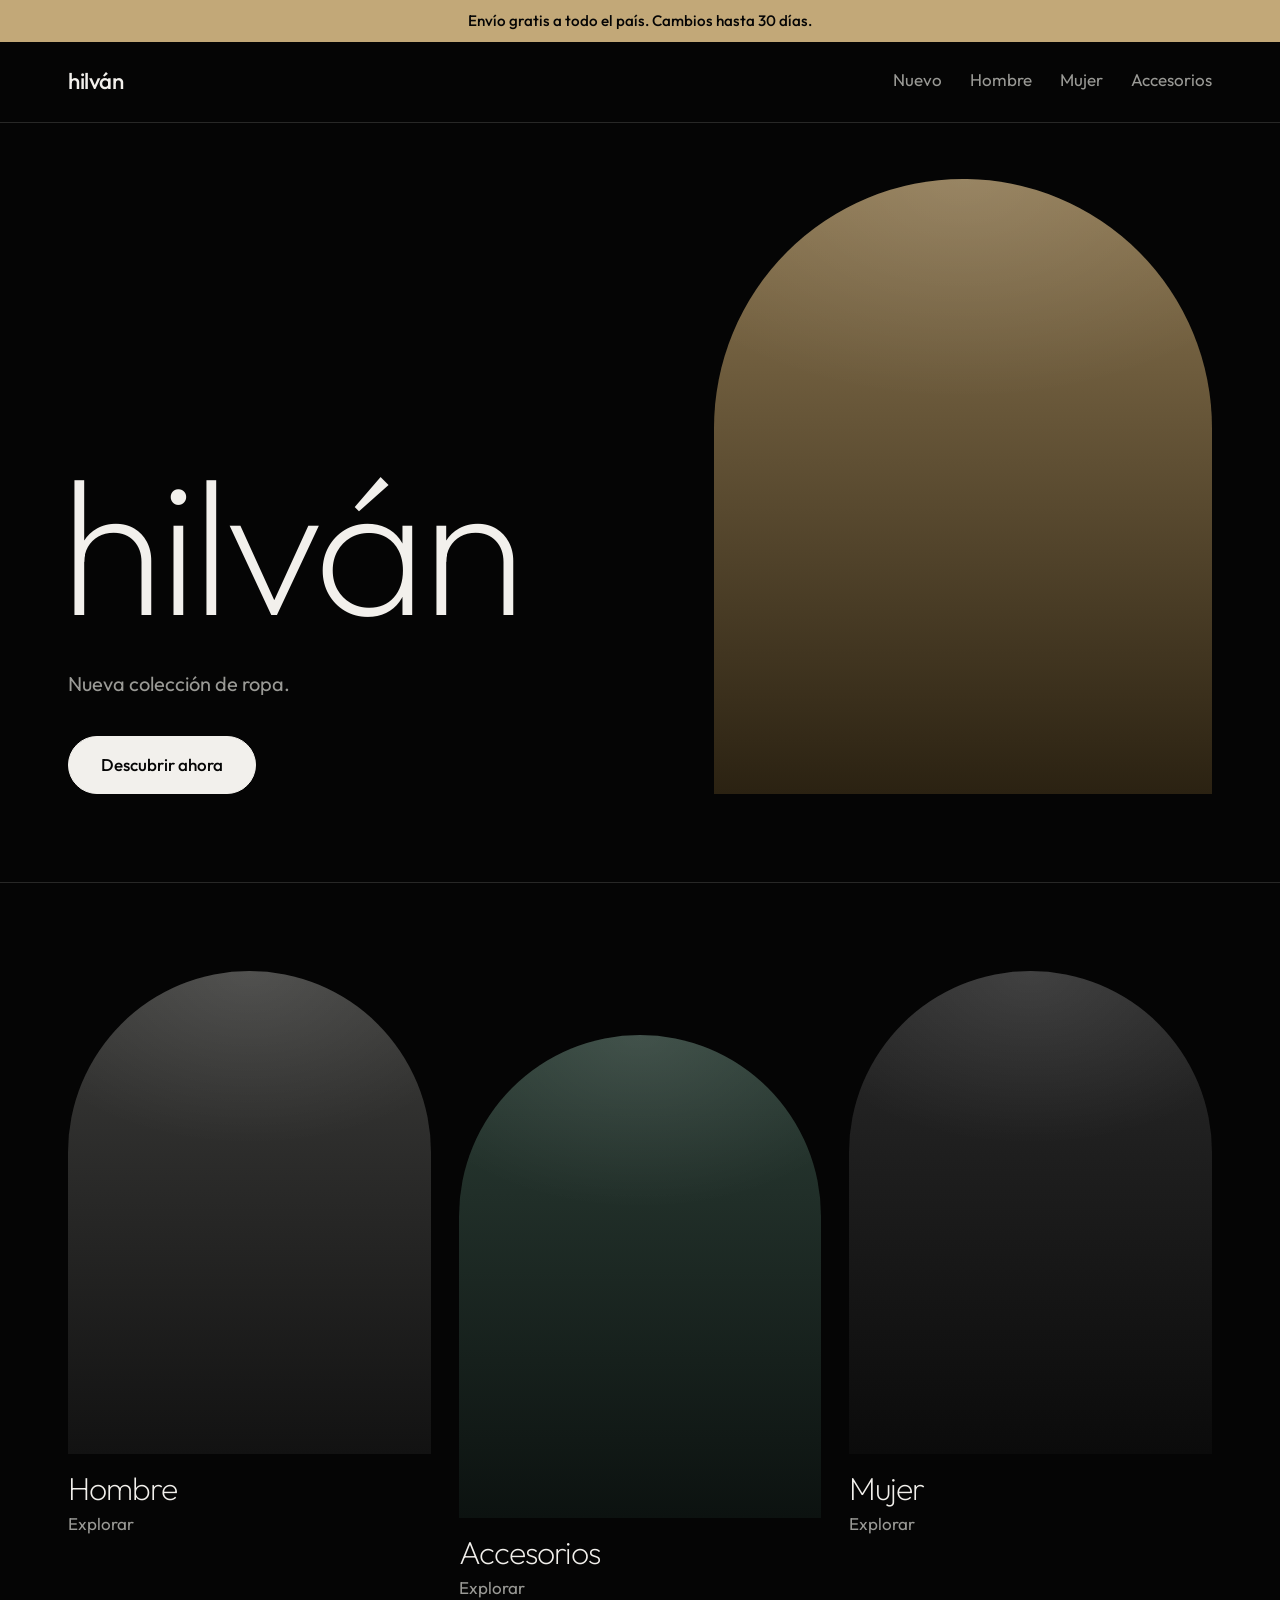
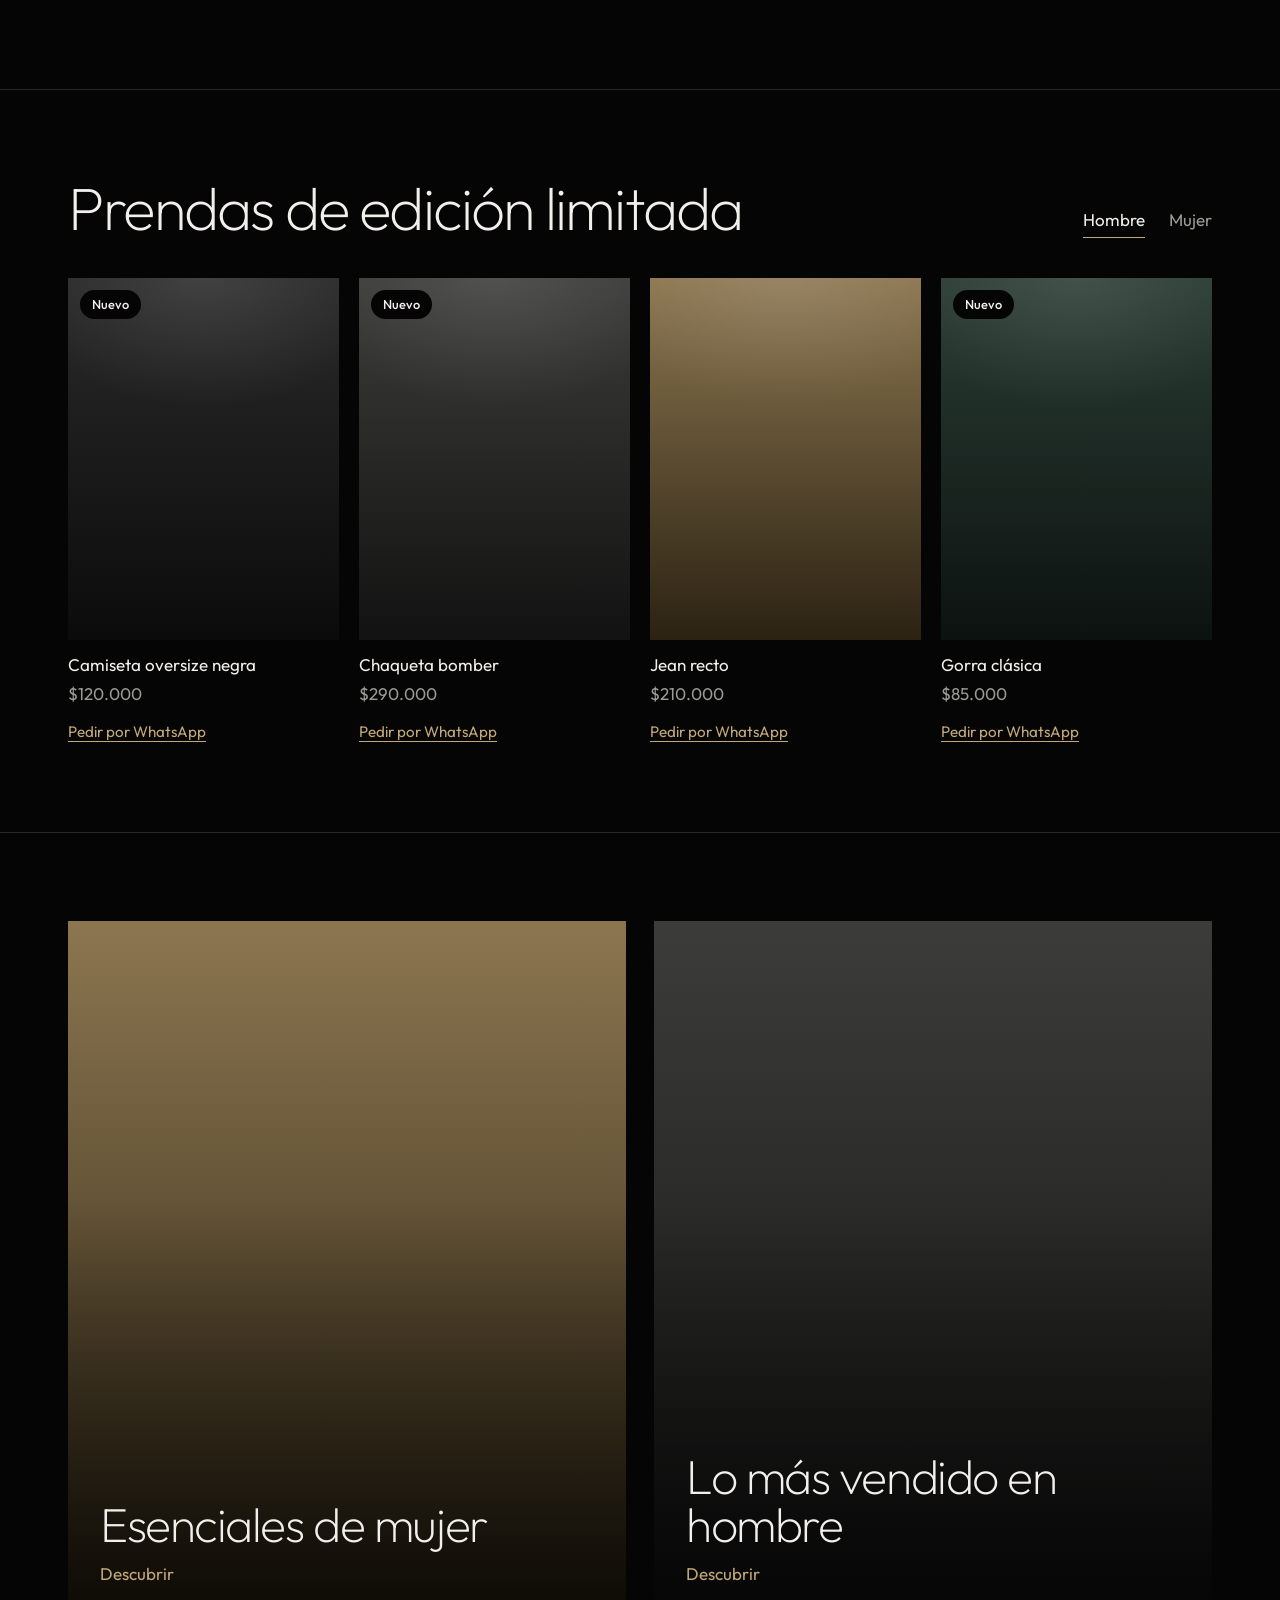
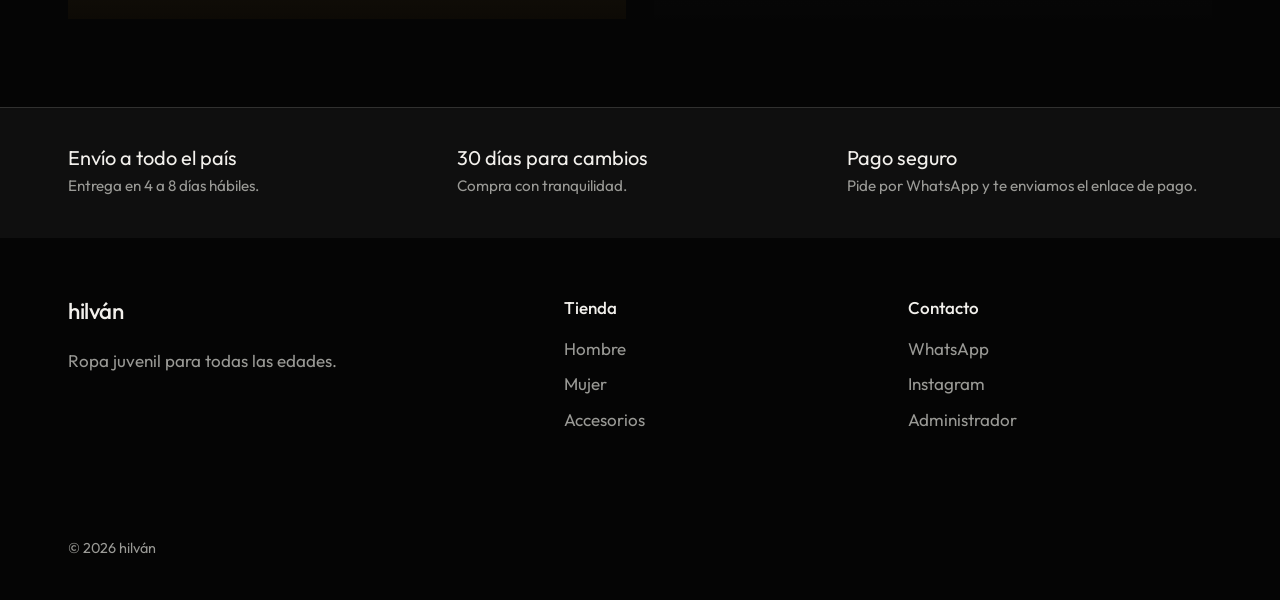
<file: index.html>
<!doctype html>
<html lang="es">
<head>
<meta charset="utf-8">
<meta name="viewport" content="width=device-width, initial-scale=1, viewport-fit=cover">
<title>hilván — Ropa juvenil</title>
<link rel="preconnect" href="https://fonts.googleapis.com">
<link rel="preconnect" href="https://fonts.gstatic.com" crossorigin>
<link href="https://fonts.googleapis.com/css2?family=Outfit:wght@200;400;500&display=swap" rel="stylesheet">
<link rel="stylesheet" href="Styles/style.css">
<script src="Scripts/config.js"></script>
<script src="Scripts/utils.js"></script>
</head>
<body>

<div class="promo">Envío gratis a todo el país. Cambios hasta 30 días.</div>

<header>
  <div class="wrap">
    <a class="brand" href="#inicio">hilván</a>
    <nav aria-label="Principal">
      <a href="#nuevo" data-v="nuevo">Nuevo</a>
      <a href="#hombre" data-v="hombre">Hombre</a>
      <a href="#mujer" data-v="mujer">Mujer</a>
      <a href="#accesorios" data-v="accesorios">Accesorios</a>
    </nav>
  </div>
</header>

<main id="app"></main>

<section class="trust">
  <div class="wrap">
    <div><h3>Envío a todo el país</h3><p>Entrega en 4 a 8 días hábiles.</p></div>
    <div><h3>30 días para cambios</h3><p>Compra con tranquilidad.</p></div>
    <div><h3>Pago seguro</h3><p>Pide por WhatsApp y te enviamos el enlace de pago.</p></div>
  </div>
</section>

<footer>
  <div class="wrap">
    <div><a class="brand" href="#inicio">hilván</a><p class="about">Ropa juvenil para todas las edades.</p></div>
    <div><h4>Tienda</h4><ul><li><a href="#hombre">Hombre</a></li><li><a href="#mujer">Mujer</a></li><li><a href="#accesorios">Accesorios</a></li></ul></div>
    <div><h4>Contacto</h4><ul>


      <li><a href="https://wa.me/573000000000">WhatsApp</a></li>
      <li><a href="https://instagram.com/">Instagram</a></li>
      <li><a href="admin.html">Administrador</a></li></ul></div>
  </div>
  <div class="wrap copy">© 2026 hilván</div>
</footer>

<script src="Scripts/index.js"></script>
</body>
</html>
</file>
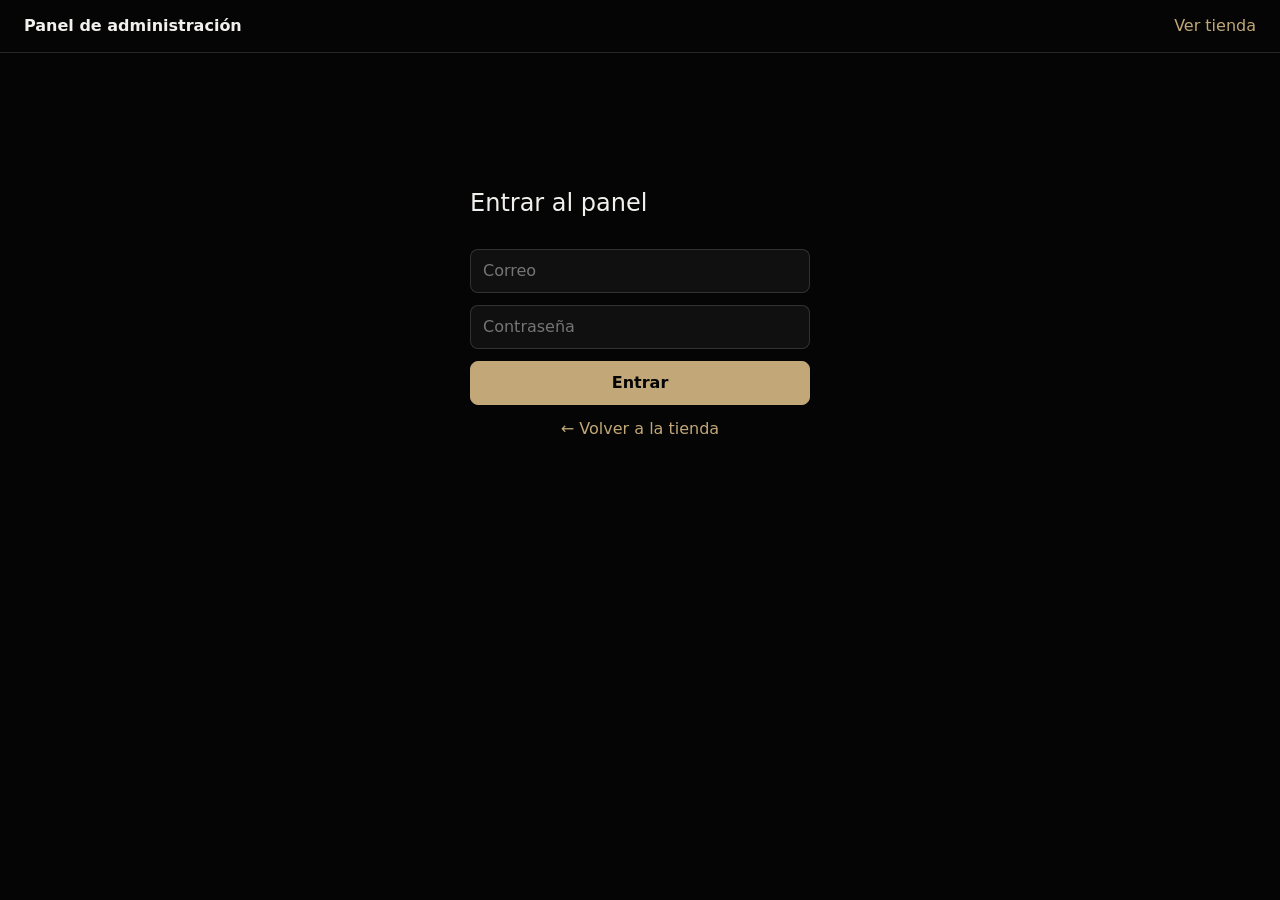
<file: admin.html>
<!doctype html>
<html lang="es">
<head>
<meta charset="utf-8">
<meta name="viewport" content="width=device-width, initial-scale=1">
<meta name="robots" content="noindex">
<title>Panel — hilván</title>
<link rel="stylesheet" href="Styles/admin.css">
<script src="Scripts/config.js"></script>
<script src="Scripts/utils.js"></script>
</head>
<body>
<header><strong>Panel de administración</strong><div id="top"></div></header>
<main id="app"></main>
<script src="Scripts/admin.js"></script>
</body>
</html>
</file>
<file: Styles/style.css>
:root{
  --bg:#050505; --surface:#0F0F0F; --ink:#F2F0EC; --muted:#9A9A96; --line:#F2F0EC26; --accent:#C2A878;
  color-scheme:dark; box-sizing:border-box;
  padding-top:env(safe-area-inset-top,0px);
  padding-bottom:env(safe-area-inset-bottom,0px);
}
html{scroll-padding-top:env(safe-area-inset-top,0px);background:var(--bg)}
*,*::before,*::after{box-sizing:inherit}
body{margin:0;background:var(--bg);color:var(--ink);font:400 1.0625rem/1.6 "Outfit",system-ui,sans-serif}
h1,h2,h3{font-weight:200;line-height:1;margin:0;letter-spacing:-.03em}
a{color:inherit}
a:focus-visible,button:focus-visible{outline:2px solid var(--accent);outline-offset:4px}
.wrap{max-width:1200px;margin:0 auto;padding:0 28px}
.vacio{grid-column:1/-1;color:var(--muted);margin:0}
 
/* barra de aviso y encabezado */
.promo{background:var(--accent);color:#050505;text-align:center;font-weight:500;font-size:.95rem;padding:9px 16px}
header{border-bottom:1px solid var(--line)}
header .wrap{display:flex;justify-content:space-between;align-items:center;flex-wrap:wrap;gap:12px 32px;padding-top:22px;padding-bottom:22px}
.brand{font-weight:500;font-size:1.4rem;text-decoration:none;letter-spacing:-.02em}
nav{display:flex;gap:28px;flex-wrap:wrap}
nav a{text-decoration:none;color:var(--muted);padding-bottom:4px;border-bottom:1px solid transparent;transition:color .2s}
nav a:hover{color:var(--ink)}
nav a[aria-current]{color:var(--ink);border-color:var(--accent)}
 
/* botones */
.btn{display:inline-block;padding:14px 32px;border-radius:999px;text-decoration:none;font-weight:500;border:1px solid var(--ink)}
.btn.solid{background:var(--ink);color:var(--bg)}
.btn:hover{opacity:.82}
.btn[aria-disabled="true"],.btn[aria-disabled="true"]:hover{opacity:.45;cursor:not-allowed}
 
/* marcos de foto (placeholders) */
.ph,.arch{position:relative;overflow:hidden}
.arch{border-radius:999px 999px 0 0}
.ph::after,.arch::after{content:"";position:absolute;inset:0;background:radial-gradient(120% 60% at 50% 0,#ffffff1c,transparent 60%)}
.g0{background:linear-gradient(#2A2A2A,#0B0B0B)}
.g1{background:linear-gradient(#3C3C3A,#121212)}
.g2{background:linear-gradient(#8C7650,#2B2212)}
.g3{background:linear-gradient(#2B3D35,#0C1210)}
 
/* portada */
.hero{padding:56px 0 88px}
.hero .wrap{display:grid;grid-template-columns:1.2fr 1fr;gap:48px;align-items:end}
.hero h1{font-size:clamp(4.5rem,15vw,12rem);margin-left:-.04em}
.hero p{margin:28px 0 36px;max-width:34ch;font-size:1.25rem;color:var(--muted)}
.hero .arch{height:clamp(320px,48vw,620px);animation:rise 1s cubic-bezier(.2,.7,.2,1) both}
@keyframes rise{from{transform:translateY(60px);opacity:0}}
 
/* títulos de sección */
.sec{padding:88px 0;border-top:1px solid var(--line)}
.sec-head{display:flex;justify-content:space-between;align-items:flex-end;gap:24px;flex-wrap:wrap;margin-bottom:40px}
.sec h2{font-size:clamp(2.25rem,5vw,3.75rem)}
 
/* tres entradas */
.tiles{display:grid;grid-template-columns:repeat(3,1fr);gap:28px;align-items:start}
.tile{text-decoration:none;display:block}
.tile:nth-child(2){margin-top:64px}
.tile .arch{aspect-ratio:3/4;margin-bottom:18px}
.tile h2{font-size:2rem}
.tile p{margin:6px 0 0;color:var(--muted)}
.tile:hover h2{color:var(--accent)}
 
/* pestañas y productos */
.tabs{display:flex;gap:24px}
.tab{font:inherit;color:var(--muted);background:none;border:0;border-bottom:1px solid transparent;padding:0 0 4px;cursor:pointer}
.tab[aria-selected="true"]{color:var(--ink);border-color:var(--accent)}
.prods{display:grid;grid-template-columns:repeat(4,1fr);gap:36px 20px}
.pl{display:block;text-decoration:none}
.pl:hover h3{color:var(--accent)}
.prod .ph{aspect-ratio:3/4;margin-bottom:14px}
.badge{position:absolute;top:12px;left:12px;z-index:1;background:var(--bg);font-size:.8rem;font-weight:500;padding:4px 12px;border-radius:999px}
.prod h3{font-size:1.0625rem;font-weight:400;letter-spacing:0;line-height:1.3}
.price{margin:4px 0 10px;color:var(--muted)}
.buy{font-size:.95rem;color:var(--accent);text-underline-offset:4px}
 
/* detalle de producto */
.detalle{padding-top:40px;padding-bottom:88px}
.back{display:inline-block;margin-bottom:28px;color:var(--muted);text-decoration:none}
.back:hover{color:var(--ink)}
.det{display:grid;grid-template-columns:1.1fr 1fr;gap:56px;align-items:start}
.gran{aspect-ratio:3/4}
.thumbs{display:flex;flex-wrap:wrap;gap:10px;margin-top:12px}
.thumb{width:68px;aspect-ratio:3/4;padding:0;border:1px solid var(--line);border-radius:8px;opacity:.6;cursor:pointer;transition:opacity .2s,border-color .2s}
.thumb:hover{opacity:1}
.thumb[aria-pressed="true"]{opacity:1;border-color:var(--accent)}
.info h1{font-size:clamp(2.25rem,5vw,3.5rem)}
.info .price{margin:16px 0 24px;font-size:1.5rem}
.desc{margin:0 0 8px;max-width:46ch;color:var(--muted)}
.opts{margin-top:28px}
.opts h4{margin:0 0 12px;font-weight:500}
.optlist{display:flex;flex-wrap:wrap;gap:10px}
.opt[aria-pressed="true"]{border-color:var(--accent);color:var(--accent)}
.info .btn{display:block;margin-top:36px;text-align:center}
 
/* bloques editoriales */
.edits{display:grid;grid-template-columns:1fr 1fr;gap:28px}
.edit{position:relative;aspect-ratio:4/5;display:flex;flex-direction:column;justify-content:flex-end;padding:32px;text-decoration:none;overflow:hidden}
.edit::before{content:"";position:absolute;inset:0;background:linear-gradient(transparent 40%,#000000b3)}
.edit>*{position:relative}
.edit h2{font-size:clamp(2rem,4vw,3rem)}
.edit span{margin-top:12px;color:var(--accent)}
 
/* páginas de sección */
.page-head{padding:56px 0 40px}
.page-head h1{font-size:clamp(3.5rem,11vw,8rem)}
.page-head p{color:var(--muted);max-width:46ch;margin:20px 0 32px}
.chips{display:flex;flex-wrap:wrap;gap:10px}
.chip{font:inherit;color:var(--ink);background:none;border:1px solid var(--line);border-radius:999px;padding:8px 20px;cursor:pointer;transition:border-color .2s}
.chip:hover{border-color:var(--accent)}
.cat{border-top:1px solid var(--line);padding:64px 0}
.cat-head{display:flex;justify-content:space-between;align-items:flex-end;gap:24px;flex-wrap:wrap;margin-bottom:36px}
.cat-head h2{font-size:clamp(2.25rem,5vw,3.5rem)}
.cat-head p{margin:0;color:var(--muted);max-width:40ch}
 
/* confianza y pie */
.trust{border-top:1px solid var(--line);background:var(--surface)}
.trust .wrap{display:grid;grid-template-columns:repeat(3,1fr);gap:24px;padding-top:40px;padding-bottom:40px}
.trust h3{font-size:1.25rem;font-weight:400;letter-spacing:0}
.trust p{margin:6px 0 0;color:var(--muted);font-size:.95rem}
footer .wrap{display:grid;grid-template-columns:1.5fr 1fr 1fr;gap:40px;padding-top:56px;padding-bottom:40px}
footer h4{margin:0 0 14px;font-weight:500}
footer ul{list-style:none;margin:0;padding:0}
footer li{margin-bottom:8px}
footer a{color:var(--muted);text-decoration:none}
footer a:hover{color:var(--ink)}
footer .brand{color:var(--ink)}
footer .about{color:var(--muted);max-width:30ch}
.copy{color:var(--muted);font-size:.9rem;padding-bottom:32px}
 
/* móvil */
@media (max-width:860px){
  .hero{padding:32px 0 64px}
  .hero .wrap,.edits,.trust .wrap,footer .wrap,.det{grid-template-columns:1fr}
  .hero .arch{height:340px}
  .sec{padding:64px 0}
  .tiles{grid-template-columns:1fr;gap:36px}
  .tile:nth-child(2){margin-top:0}
  .tile .arch{aspect-ratio:3/2}
  .prods{grid-template-columns:repeat(2,1fr)}
  .detalle{padding-top:24px;padding-bottom:64px}
  .det{gap:32px}
}
@media (prefers-reduced-motion:reduce){.hero .arch{animation:none}}
</file>
<file: Styles/admin.css>
:root{--bg:#050505;--sf:#101010;--ink:#F2F0EC;--mu:#9A9A96;--ln:#F2F0EC26;--ac:#C2A878;color-scheme:dark}
*{box-sizing:border-box}
body{margin:0;background:var(--bg);color:var(--ink);font:16px/1.5 system-ui,sans-serif}
header{display:flex;justify-content:space-between;align-items:center;padding:14px 24px;border-bottom:1px solid var(--ln)}
main{max-width:1040px;margin:0 auto;padding:24px}
nav{display:flex;gap:8px;flex-wrap:wrap;margin-bottom:24px}
h2{font-weight:500;margin:0 0 16px}
button,input,select{font:inherit;color:var(--ink);background:var(--sf);border:1px solid var(--ln);border-radius:8px;padding:9px 12px}
button{cursor:pointer}
button.on,button.pri{background:var(--ac);border-color:var(--ac);color:#050505;font-weight:600}
button.del{color:#ff8a8a}
button:focus-visible,input:focus-visible,select:focus-visible{outline:2px solid var(--ac)}
.kpis{display:grid;grid-template-columns:repeat(auto-fit,minmax(210px,1fr));gap:12px;margin-bottom:28px}
.kpi{background:var(--sf);border:1px solid var(--ln);border-radius:12px;padding:18px}
.kpi span{color:var(--mu);font-size:.9rem}
.kpi b{display:block;font-size:1.9rem;font-weight:500}
form.f{display:grid;grid-template-columns:repeat(auto-fit,minmax(170px,1fr));gap:10px;background:var(--sf);border:1px solid var(--ln);border-radius:12px;padding:16px;margin-bottom:28px;align-items:end}
label{display:grid;gap:4px;font-size:.85rem;color:var(--mu)}
label.c{display:flex;align-items:center;gap:8px;color:var(--ink)}
.w{overflow-x:auto}
table{width:100%;border-collapse:collapse;min-width:640px}
th,td{padding:10px 8px;border-bottom:1px solid var(--ln);text-align:left;font-size:.95rem}
th{color:var(--mu);font-weight:400}
.login{max-width:340px;margin:12vh auto;display:grid;gap:12px}
 
/* Selector de fotos */
form.f label{min-width:0}
form.f input[type="file"]{width:100%;max-width:100%;padding:6px}
form.f input[type="file"]::file-selector-button{margin-right:10px;padding:6px 10px;border:1px solid var(--ln);border-radius:6px;background:var(--bg);color:var(--ink);cursor:pointer}
form.f label:has(input[type="file"]){grid-column:1/-1}
 
/* Descripción y fotos actuales */
form.f textarea{font:inherit;color:var(--ink);background:var(--bg);border:1px solid var(--ln);border-radius:8px;padding:9px 12px;resize:vertical;min-height:84px;width:100%}
form.f label.wide{grid-column:1/-1}
.thumbs{grid-column:1/-1;display:flex;gap:12px;flex-wrap:wrap}
.th{display:grid;gap:6px;color:var(--ink)}
.th img{width:84px;height:84px;object-fit:cover;border-radius:8px;display:block}
.th .rm{display:flex;align-items:center;gap:6px;font-size:.8rem;color:var(--mu)}
.th .rm input{padding:0}
 
/* Filtros y tabla de productos */
.filtros{display:grid;grid-template-columns:2fr 1fr 1fr 1fr auto;gap:10px;margin-bottom:14px}
.nota{color:var(--mu);font-size:.9rem;margin:0 0 10px}
.mini{width:44px;height:56px;object-fit:cover;border-radius:6px;display:block;background:var(--sf);border:1px solid var(--ln)}
.tag{font-size:.75rem;color:var(--ac);border:1px solid var(--ln);border-radius:999px;padding:1px 8px;margin-left:6px}
@media(max-width:700px){.filtros{grid-template-columns:1fr 1fr}.filtros input{grid-column:1/-1}}
 
/* Poco stock (Resumen) */
.stock-list{display:grid;gap:10px}
.stock-row{display:flex;align-items:center;gap:14px;background:var(--sf);border:1px solid var(--ln);border-radius:12px;padding:10px 14px}
.stock-info{flex:1;min-width:0}
.stock-info b{display:block;font-weight:500;overflow:hidden;text-overflow:ellipsis;white-space:nowrap}
.stock-info span{color:var(--mu);font-size:.85rem}
.stock-row .tag{margin:0;white-space:nowrap}
.tag.rojo{color:#ff8a8a;border-color:#ff8a8a66}
.stock-ok{background:var(--sf);border:1px solid var(--ln);border-radius:12px;padding:16px;color:var(--mu)}
 
/* Subtítulo dentro de un formulario */
form.f .sub{grid-column:1/-1;margin:8px 0 0;font-size:1rem;font-weight:500}
 
/* Enlace a la tienda */
#top{display:flex;gap:14px;align-items:center}
a.ver{color:var(--ac);text-decoration:none}
a.ver:hover{text-decoration:underline}
.login a.ver{text-align:center}
</file>
